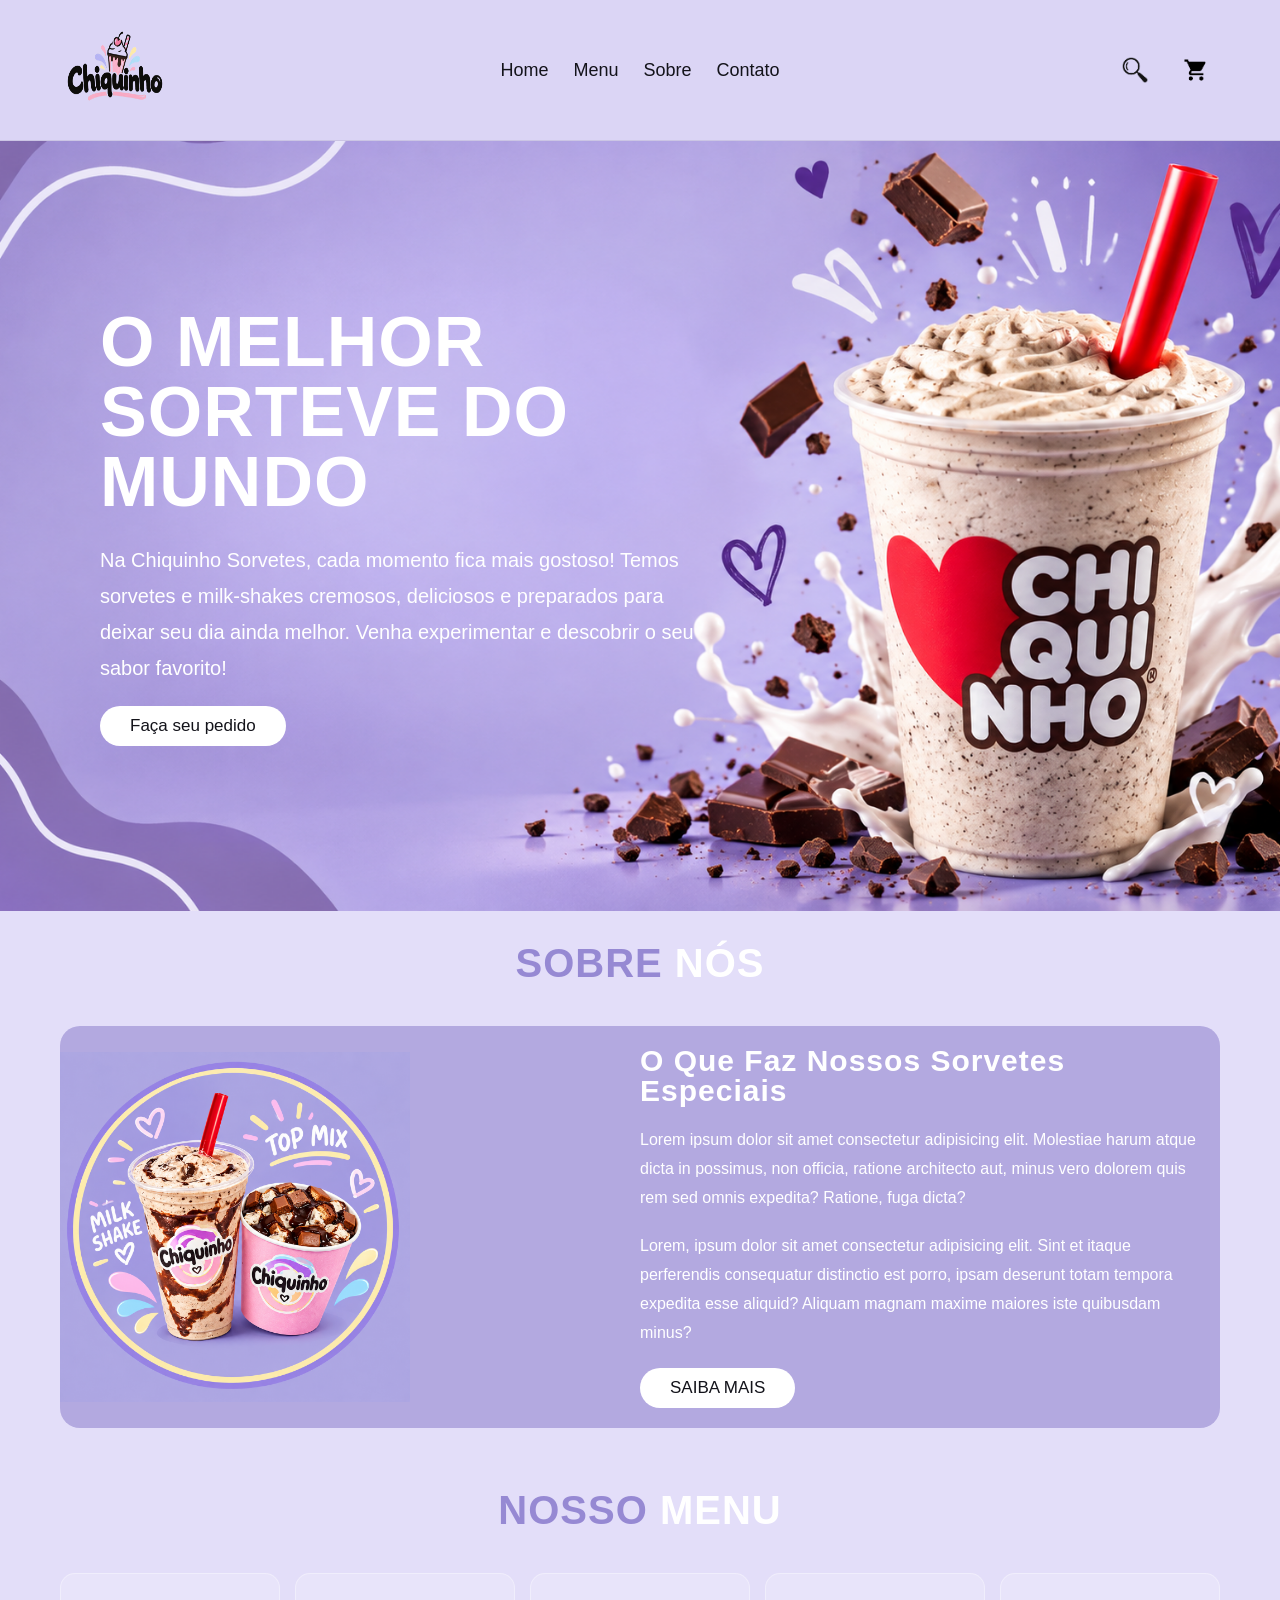
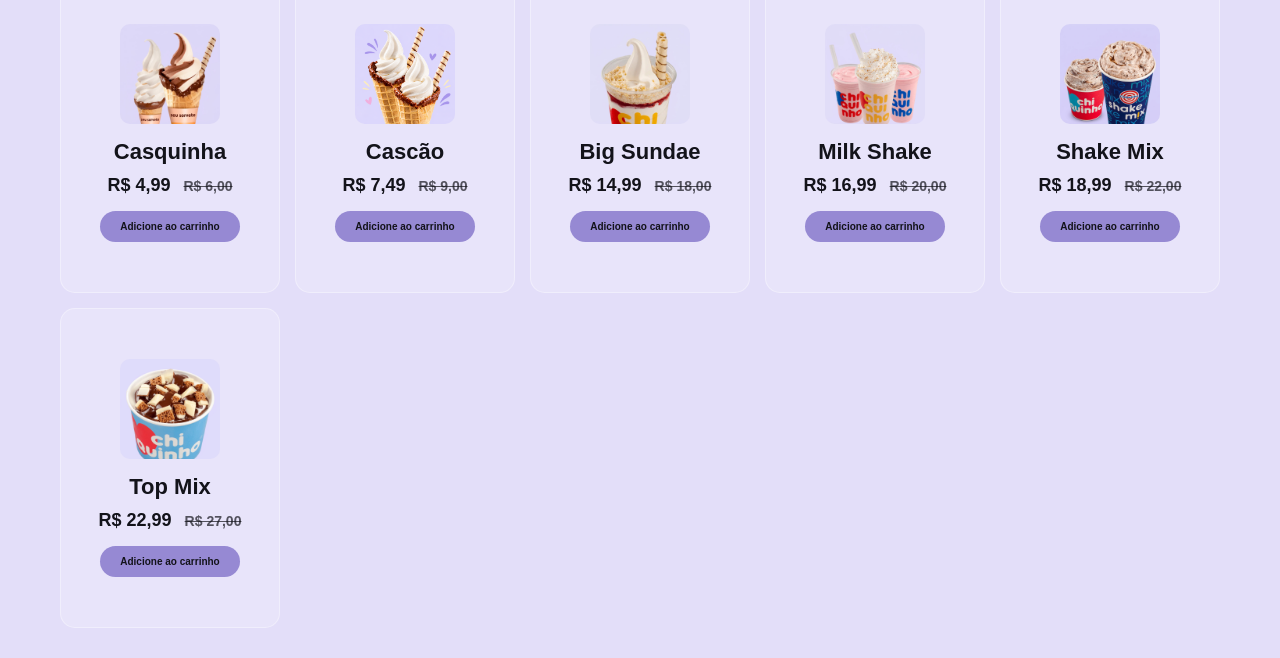
<file: index.html>
<!DOCTYPE html>
<html lang="pt-BR">

<head>
    <meta charset="UTF-8">
    <meta name="viewport" content="width=device-width, initial-scale=1.0">
    <link rel="preconnect" href="https://fonts.googleapis.com">
    <link rel="preconnect" href="https://fonts.gstatic.com" crossorigin>
     <link href="https://fonts.googleapis.com/css2?family=Bebas+Neue&family=Roboto:ital,wght@0,100..900;1,100..900&display=swap">
    <title>Chiquinho Sorvetes</title>
    <link rel="stylesheet" href="style.css">
</head>

<body>
    <header class="header">
        <section>
            <a href="#" class="logo">
                <img width="110" height="110" src="logo.png" alt="logo">
            </a>
            <nav class="navbar">
                <a href="#home">Home</a>
                <a href="#menu">Menu</a>
                <a href="#about">Sobre</a>
                <a href="#contact">Contato</a>
            </nav>
            <div class="icons">
                <img width="50" height="50" src="lupa.png" alt="lupa.png">
                <img width="50" height="50" src="carrinho.png" alt="carrinho.png">
            </div>
        </section>
    </header>

    <div class="home-container" id="home">
        <section>
            <div class="content">
                <h3>O MELHOR SORTEVE DO MUNDO</h3>
                <P>Na Chiquinho Sorvetes, cada momento fica mais gostoso! Temos sorvetes e milk-shakes cremosos, deliciosos 
                e preparados para deixar seu dia ainda melhor. Venha experimentar e descobrir o seu sabor favorito!</P>
                <a href="#" class="btn">Faça seu pedido </a>
            </div>
        </section>

    </div>

    <section class="about" id="about">
        <h2 class="title">SOBRE <span>NÓS</span></h2>
        <div class="row">
            <div class="container-image">
                <img width="350" height="350" src="sobre2.png" alt="sobre-nos">
            </div>
            <div class="content">
                <h3>O Que Faz Nossos Sorvetes Especiais</h3>
                <p>Lorem ipsum dolor sit amet consectetur adipisicing elit. Molestiae harum atque dicta in possimus, non officia, ratione architecto aut, minus vero dolorem quis rem sed omnis expedita? Ratione, fuga dicta?</p>
                <p>Lorem, ipsum dolor sit amet consectetur adipisicing elit. Sint et itaque perferendis consequatur distinctio est porro, ipsam deserunt totam tempora expedita esse aliquid? Aliquam magnam maxime maiores iste quibusdam minus?</p>
                <a href="#" class="btn">SAIBA MAIS</a>
            </div>

     </div>
    </section>

    <section class="menu" id="menu">
        <h2 class="title">Nosso <span>Menu</span></h2>

        <div class="box-container">
            <div class="box">
                <img width="100" height="100"src="CAS.jpg" alt="item-1">
                <h3>Casquinha</h3>
                <div class="price">R$ 4,99 <span>R$ 6,00</span></div>
                <a href="#" class="bnt">Adicione ao carrinho</a>
            </div>   
             <div class="box">
                <img width="100" height="100"src="casss.png" alt="item-2">
                <h3>Cascão</h3>
                <div class="price">R$ 7,49 <span>R$ 9,00</span></div>
                <a href="#" class="bnt">Adicione ao carrinho</a>
            </div>   
             <div class="box">
                <img width="100" height="100"src="BIGSUNDAE.jpg" alt="item-3">
                <h3>Big Sundae</h3>
                <div class="price">R$ 14,99 <span>R$ 18,00</span></div>
                <a href="#" class="bnt">Adicione ao carrinho</a>
            </div>   
             <div class="box">
                <img width="100" height="100"src="MILK.jpg" alt="item-4">
                <h3>Milk Shake</h3>
                <div class="price">R$ 16,99 <span>R$ 20,00</span></div>
                <a href="#" class="bnt">Adicione ao carrinho</a>
            </div>   
             <div class="box">
                <img width="100" height="100"src="SHAMIX.jpg" alt="item-5">
                <h3>Shake Mix</h3>
                <div class="price">R$ 18,99 <span>R$ 22,00</span></div>
                <a href="#" class="bnt">Adicione ao carrinho</a>
            </div>   
             <div class="box">
                <img width="100" height="100"src="TOPMIX.jpg" alt="item-6">
                <h3>Top Mix</h3>
                <div class="price">R$ 22,99 <span>R$ 27,00</span></div>
                <a href="#" class="bnt">Adicione ao carrinho</a>
            </div>   
        </div>
    </section>
</body>
</html>
</file>
<file: style.css>
:root {
    --main-color: #ffffff;
    --secondary-color: #9689d3;
    --bg: #e3def9;
    --header-bg: #dbd5f5;
    --panel-bg: #b3a9e0;
    --text-dark: #13131a;
    --border: 0.1rem solid rgba(255, 255, 255, 0.35);
    font-size: 10px;
}

* {
    margin: 0;
    padding: 0;
    box-sizing: border-box;
    text-decoration: none;
    outline: none;
    border: none;
    font-family: "Roboto", sans-serif;
    transition: 0.2s linear;
}

html {
    scroll-behavior: smooth;
}

body {
    background-color: var(--bg);
    color: var(--text-dark);
}

img {
    display: block;
    max-width: 100%;
}

section {
    padding: 3rem 2rem;
    margin: 0 auto;
    max-width: 1200px;
}

header {
    position: sticky;
    top: 0;
    z-index: 99;
    background-color: var(--header-bg);
    border-bottom: 1px solid rgba(19, 19, 26, 0.08);
}

header section {
    max-width: 1200px;
    margin: 0 auto;
    padding: 1.5rem 2rem;
    display: flex;
    align-items: center;
    justify-content: space-between;
    gap: 2rem;
}

.logo {
    display: inline-flex;
    align-items: center;
    justify-content: center;
}

.logo img {
    width: 110px;
    height: 110px;
}

.navbar {
    display: flex;
    align-items: center;
    justify-content: center;
    gap: 2.5rem;
    flex-wrap: wrap;
}

.navbar a {
    font-size: 1.8rem;
    color: var(--text-dark);
    font-weight: 500;
}

.navbar a:hover {
    color: var(--main-color);
    border-bottom: 0.2rem solid var(--main-color);
    padding-bottom: 0.4rem;
}

.icons {
    display: flex;
    align-items: center;
    gap: 1rem;
}

.icons img {
    width: 50px;
    height: 50px;
    cursor: pointer;
}

.icons img:hover {
    transform: scale(1.08);
}

.btn {
    display: inline-block;
    background: white;
    color: var(--text-dark);
    padding: 1rem 3rem;
    font-size: 1.7rem;
    cursor: pointer;
    margin-top: 1rem;
    border-radius: 999px;
}

.btn:hover {
    letter-spacing: 0.1rem;
}

.home-container {
    background: url('ChatGPT Image 30 de set. de 2026, 09_26_35.png') center/cover no-repeat;
    min-height: calc(100vh - 130px);
}

.home-container section {
    display: flex;
    align-items: center;
    min-height: calc(100vh - 130px);
    padding: 3rem 2rem;
}

.content {
    max-width: 60rem;
    margin-left: 4rem;
}

.content h3 {
    color: var(--main-color);
    font-size: clamp(3.8rem, 6vw, 7rem);
    line-height: 1;
    margin-bottom: 1.5rem;
    font-family: "Bebas Neue", "Roboto", sans-serif;
    letter-spacing: 0.1rem;
}

.content p {
    color: var(--main-color);
    font-size: 2rem;
    font-weight: 300;
    line-height: 1.8;
    padding: 1rem 0;
}

.title {
    font-size: 4rem;
    color: var(--secondary-color);
    text-align: center;
    text-transform: uppercase;
    margin-bottom: 4rem;
    font-family: "Bebas Neue", "Roboto", sans-serif;
    letter-spacing: 0.1rem;
}

.title span {
    color: var(--main-color);
    text-transform: uppercase;
}

.about .row {
    display: flex;
    align-items: center;
    background-color: var(--panel-bg);
    gap: 1.5rem;
    border-radius: 2rem;
    overflow: hidden;
}

.about .row .container-image {
    flex: 1;
    min-width: 260px;
}

.about .row .content {
    flex: 1.2;
    padding: 2rem;
    margin-left: 0;
}

.about .row .content h3 {
    font-size: 3rem;
    color: var(--main-color);
    margin-bottom: 1rem;
}

.about .row .content p {
    font-size: 1.6rem;
    color: var(--main-color);
    padding: 1rem 0;
    line-height: 1.8;
}

.menu .box-container {
    display: grid;
    grid-template-columns: repeat(auto-fit, minmax(22rem, 1fr));
    gap: 1.5rem;
    width: 100%;
}

.menu .box-container .box {
    text-align: center;
    border: var(--border);
    padding: 5rem 2rem;
    background: rgba(255, 255, 255, 0.2);
    border-radius: 1.5rem;
}

.menu .box-container .box img {
    margin: 0 auto 1.5rem;
    width: 100px;
    height: 100px;
    object-fit: cover;
    border-radius: 1rem;
}

.menu .box-container .box h3 {
    font-size: 2.2rem;
    margin-bottom: 1rem;
}

.menu .box-container .box .price {
    font-size: 1.8rem;
    color: var(--text-dark);
    margin-bottom: 1.5rem;
    font-weight: 700;
}

.menu .box-container .box .price span {
    font-size: 1.4rem;
    text-decoration: line-through;
    color: rgba(19, 19, 26, 0.7);
    margin-left: 0.8rem;
}

.menu .box-container .box .bnt {
    display: inline-block;
    background: #9689d3;
    color: var(--text-dark);
    padding: 1rem 2rem;
    border-radius: 999px;
    font-weight: 700;
}

@media (max-width: 768px) {
    header section {
        flex-wrap: wrap;
        justify-content: center;
    }

    .content {
        margin-left: 0;
        text-align: center;
    }

    .about .row {
        flex-direction: column;
    }
}
</file>
